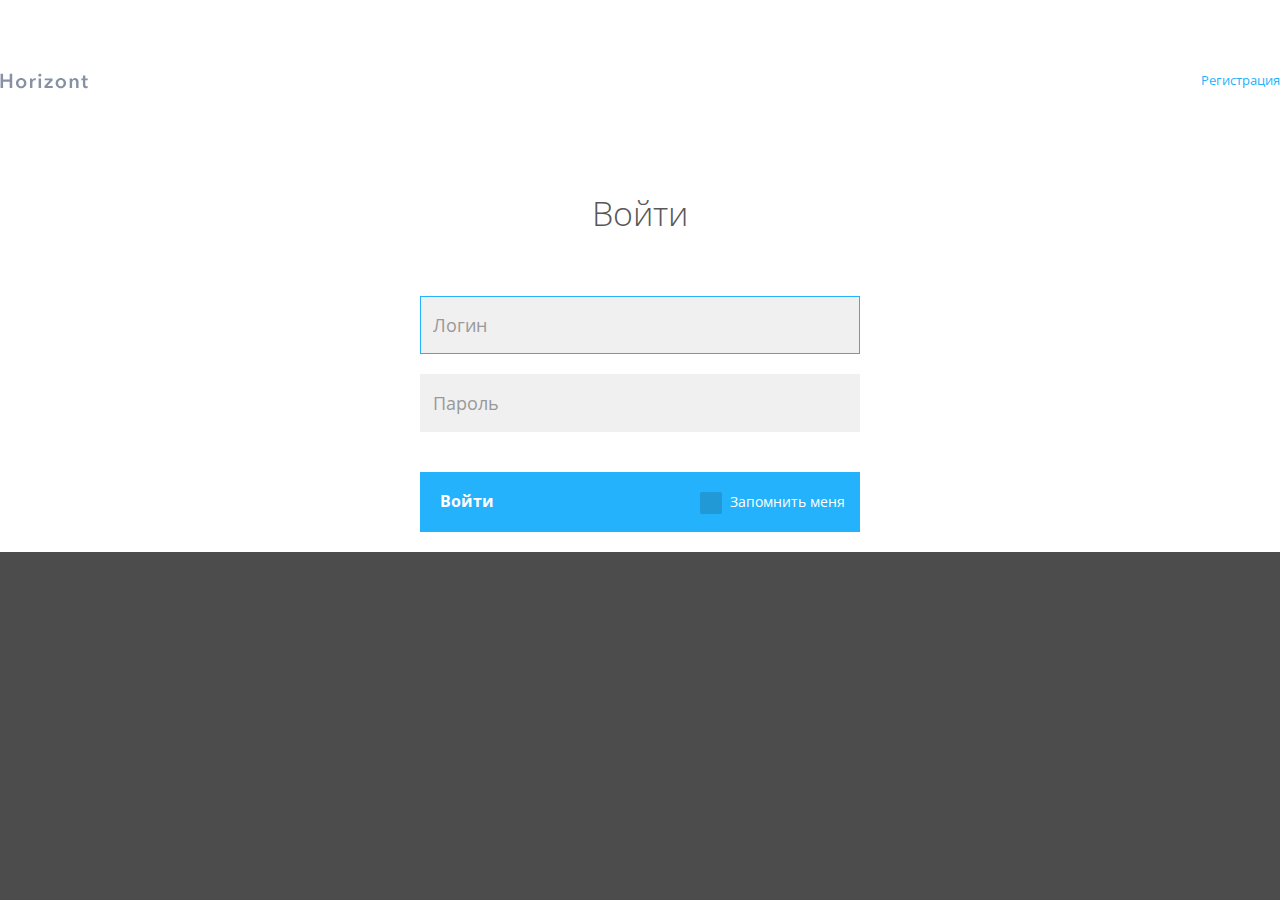
<file: login.html>
<!DOCTYPE html>
<html lang="en">
    <head>
        <meta charset="utf-8">
        <meta http-equiv="X-UA-Compatible" content="IE=edge">
        <meta name="viewport" content="width=device-width, initial-scale=1">
        <title>login</title>

        <!-- Styles -->
        <link href="css/style.css" rel="stylesheet">
        <link href="css/bootstrap.css" rel="stylesheet">

        <!-- fonts -->
        <link href='http://fonts.googleapis.com/css?family=Open+Sans:300italic,400italic,600italic,700italic,800italic,400,300,600,700,800&subset=cyrillic,cyrillic-ext,latin' rel='stylesheet' type='text/css'>

        <!-- HTML5 shim and Respond.js for IE8 support of HTML5 elements and media queries -->
        <!-- WARNING: Respond.js doesn't work if you view the page via file:// -->
        <!--[if lt IE 9]>
        <script src="https://oss.maxcdn.com/html5shiv/3.7.2/html5shiv.min.js"></script>
        <script src="https://oss.maxcdn.com/respond/1.4.2/respond.min.js"></script>
        <![endif]-->

    </head>
<body class="authorization">

<div class="container pages-login">
    <div class="row">
        <div class="col-xs-6 col-sm-6 col-lg-6"><a id="logo" href="/"><img src="img/logo-too.svg" onerror="this.onerror=null; this.src='logo.png'"></a></div>
        <div class="col-xs-6 col-sm-6 col-lg-6">
            <div class="enter"><a href="#">Регистрация</a></div>
        </div>
    </div>

    <form class="form-login">
        <div class="title">Войти</div>
        <div class="form-row">
            <input type="text" id="inputLogin" class="form-control" placeholder="Логин" required="" autofocus="">    
        </div>
        <div class="form-row">
            <input type="password" id="inputPassword" class="form-control" placeholder="Пароль" required="">    
        </div>
        <div class="form-row">
            <div class="bg-blue">
                <div class="col-xs-6 col-md-6">
                    <a href="#" class="link-enter none">Войти</a>
                </div>
                <div class="col-xs-6 col-md-6">
                    <div class="checkbox">
                        <input id="remember-me" type="checkbox" name="remember-me" value="remember-me"> 
                        <label for="remember-me">Запомнить меня</label>
                    </div>
                </div>
            </div>
        </div>
    </form>
</div>

    <!-- jQuery (necessary for Bootstrap's JavaScript plugins) -->
    <script src="https://ajax.googleapis.com/ajax/libs/jquery/1.11.3/jquery.min.js"></script>
    <!-- Include all compiled plugins (below), or include individual files as needed -->
    <script src="js/bootstrap.min.js"></script>
    <script src="js/modernizr.custom.js"></script>
    <script type="text/javascript">
        if (!Modernizr.svg) {
            $('img[src$=".svg"]').each(function()
            {
                $(this).attr('src', $(this).attr('src').replace('.svg', '.png'));
            });
        }
    </script>
  </body>
</html>
</file>
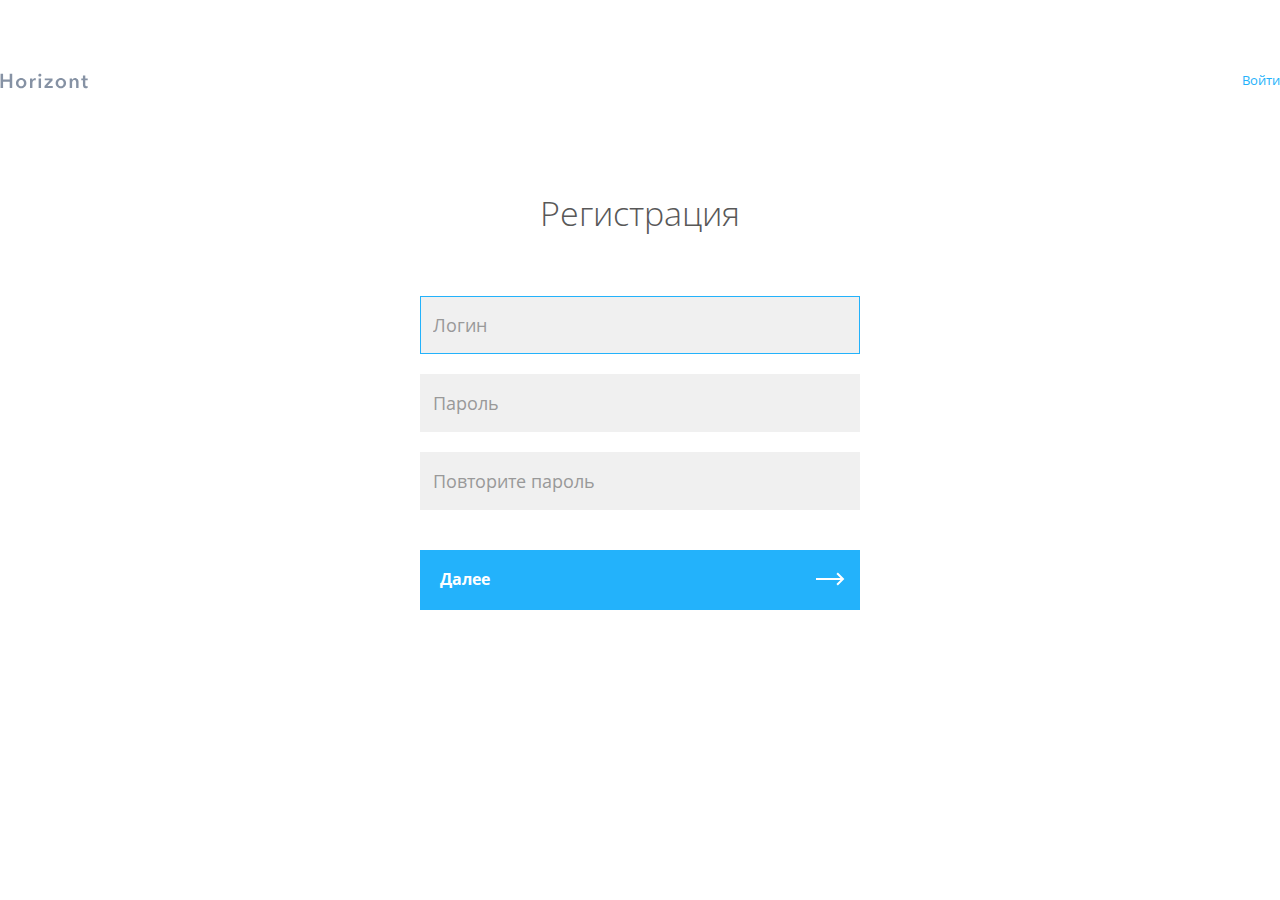
<file: register.html>
<!DOCTYPE html>
<html lang="en">
    <head>
        <meta charset="utf-8">
        <meta http-equiv="X-UA-Compatible" content="IE=edge">
        <meta name="viewport" content="width=device-width, initial-scale=1">
        <title>Register</title> 

        <!-- Styles -->
        <link href="css/style.css" rel="stylesheet">
        <link href="css/bootstrap.css" rel="stylesheet">

        <!-- fonts -->
        <link href='http://fonts.googleapis.com/css?family=Open+Sans:300italic,400italic,600italic,700italic,800italic,400,300,600,700,800&subset=cyrillic,cyrillic-ext,latin' rel='stylesheet' type='text/css'>

        <!-- HTML5 shim and Respond.js for IE8 support of HTML5 elements and media queries -->
        <!-- WARNING: Respond.js doesn't work if you view the page via file:// -->
        <!--[if lt IE 9]>
        <script src="https://oss.maxcdn.com/html5shiv/3.7.2/html5shiv.min.js"></script>
        <script src="https://oss.maxcdn.com/respond/1.4.2/respond.min.js"></script>
        <![endif]-->
    </head>

<body class="authorization">

<div class="container pages-login">
    <div class="row">
        <div class="col-xs-6 col-sm-6 col-lg-6"><a href="/"><img src="img/logo-too.svg"></a></div>
        <div class="col-xs-6 col-sm-6 col-lg-6">
            <div class="enter"><a href="#">Войти</a></div>
        </div>
    </div>

    <form class="form-login">
        <div class="title">Регистрация</div>
        <div class="form-row">
            <input type="text" id="inputLogin" class="form-control" placeholder="Логин" required="" autofocus="">    
        </div>
        <div class="form-row">
            <input type="password" id="inputPassword" class="form-control" placeholder="Пароль" required="">    
        </div>
        <div class="form-row">
            <input type="password" id="inputPassword" class="form-control" placeholder="Повторите пароль" required=""> 
        </div>
        <div class="form-row">
            <div class="bg-blue">
                <div class="col-xs-12 col-md-12">
                    <a href="#" class="link-enter">Далее</a>
                </div>
            </div>
        </div>
    </form>
</div>

    <!-- jQuery (necessary for Bootstrap's JavaScript plugins) -->
    <script src="https://ajax.googleapis.com/ajax/libs/jquery/1.11.3/jquery.min.js"></script>
    <!-- Include all compiled plugins (below), or include individual files as needed -->
    <script src="js/bootstrap.min.js"></script>
  </body>
</html>
</file>
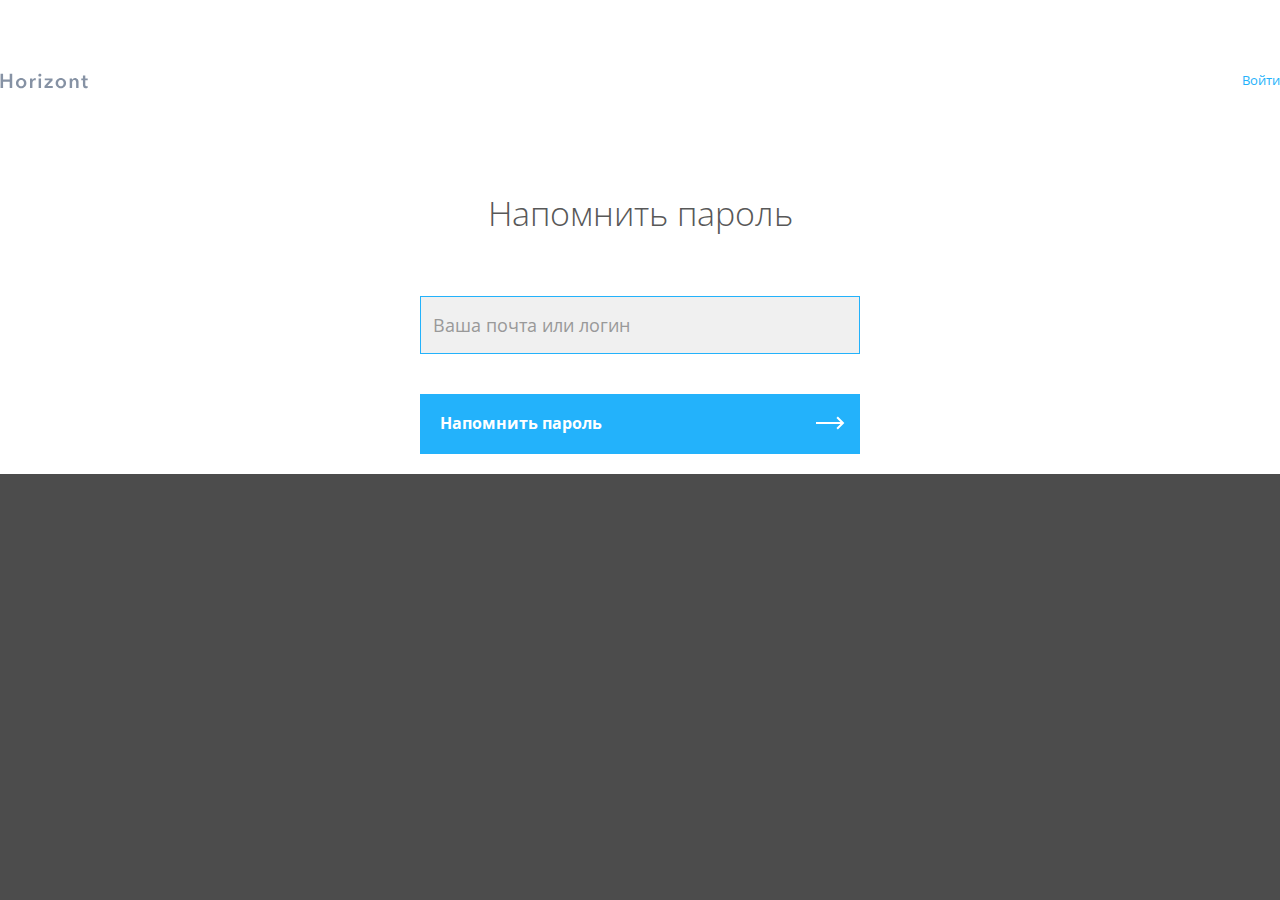
<file: restore.html>
<!DOCTYPE html>
<html lang="en">
    <head>
        <meta charset="utf-8">
        <meta http-equiv="X-UA-Compatible" content="IE=edge">
        <meta name="viewport" content="width=device-width, initial-scale=1">
        <title>restore</title>

        <!-- Styles -->
        <link href="css/style.css" rel="stylesheet">
        <link href="css/bootstrap.css" rel="stylesheet">

        <!-- fonts -->
        <link href='http://fonts.googleapis.com/css?family=Open+Sans:300italic,400italic,600italic,700italic,800italic,400,300,600,700,800&subset=cyrillic,cyrillic-ext,latin' rel='stylesheet' type='text/css'>

        <!-- HTML5 shim and Respond.js for IE8 support of HTML5 elements and media queries -->
        <!-- WARNING: Respond.js doesn't work if you view the page via file:// -->
        <!--[if lt IE 9]>
        <script src="https://oss.maxcdn.com/html5shiv/3.7.2/html5shiv.min.js"></script>
        <script src="https://oss.maxcdn.com/respond/1.4.2/respond.min.js"></script>
        <![endif]-->

    </head>
<body class="authorization">

<div class="container pages-login">
    <div class="row">
        <div class="col-xs-6 col-sm-6 col-lg-6"><a id="logo" href="/"><img src="img/logo-too.svg" onerror="this.onerror=null; this.src='logo.png'"></a></div>
        <div class="col-xs-6 col-sm-6 col-lg-6">
            <div class="enter"><a href="#">Войти</a></div>
        </div>
    </div>

    <form class="form-login">
        <div class="title">Напомнить пароль</div>
        <div class="form-row">
            <input type="text" id="inputLogin" class="form-control" placeholder="Ваша почта или логин" required="" autofocus="">    
        </div>
        <div class="form-row">
            <div class="bg-blue">
                <div class="col-xs-12 col-md-12">
                    <a href="#" class="link-enter">Напомнить пароль</a>
                </div>
            </div>
        </div>
    </form>
</div>

    <!-- jQuery (necessary for Bootstrap's JavaScript plugins) -->
    <script src="https://ajax.googleapis.com/ajax/libs/jquery/1.11.3/jquery.min.js"></script>
    <!-- Include all compiled plugins (below), or include individual files as needed -->
    <script src="js/bootstrap.min.js"></script>
    <script src="js/modernizr.custom.js"></script>
    <script type="text/javascript">
        if (!Modernizr.svg) {
            $('img[src$=".svg"]').each(function()
            {
                $(this).attr('src', $(this).attr('src').replace('.svg', '.png'));
            });
        }
    </script>
  </body>
</html>
</file>
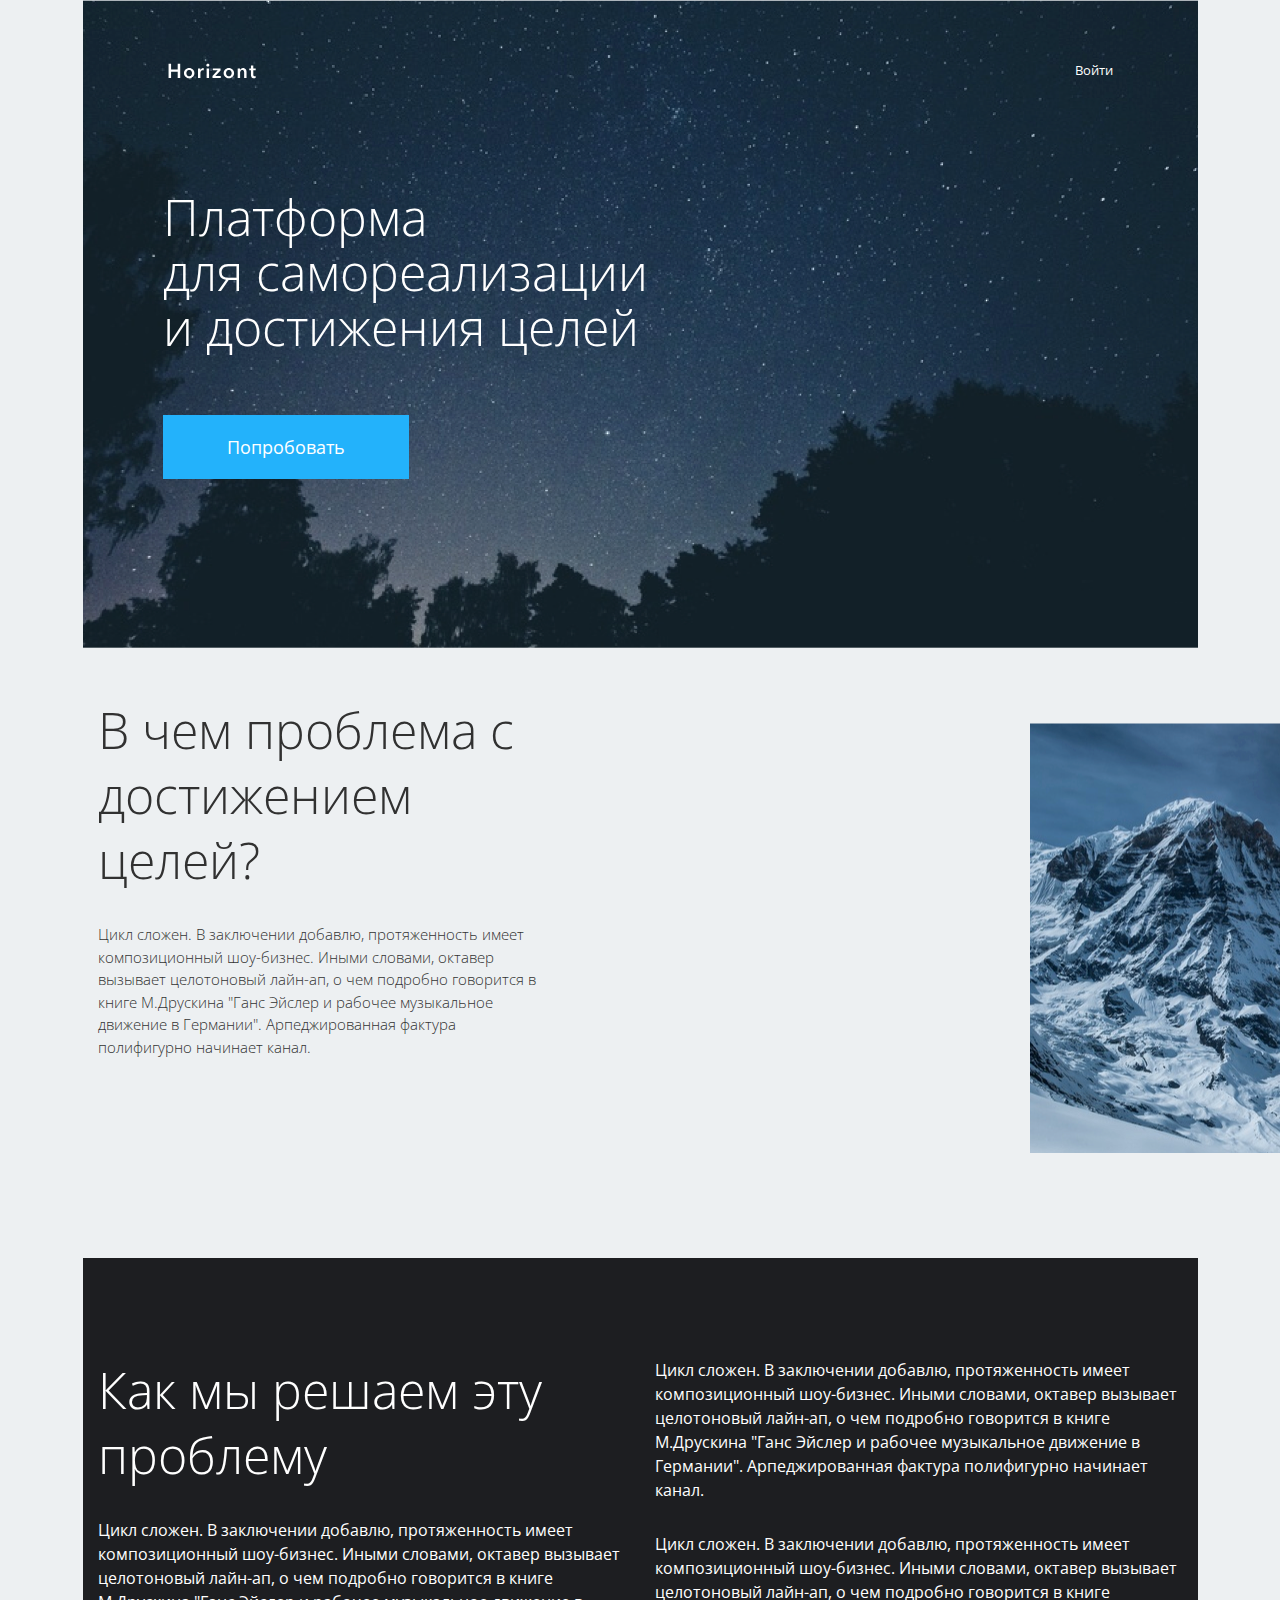
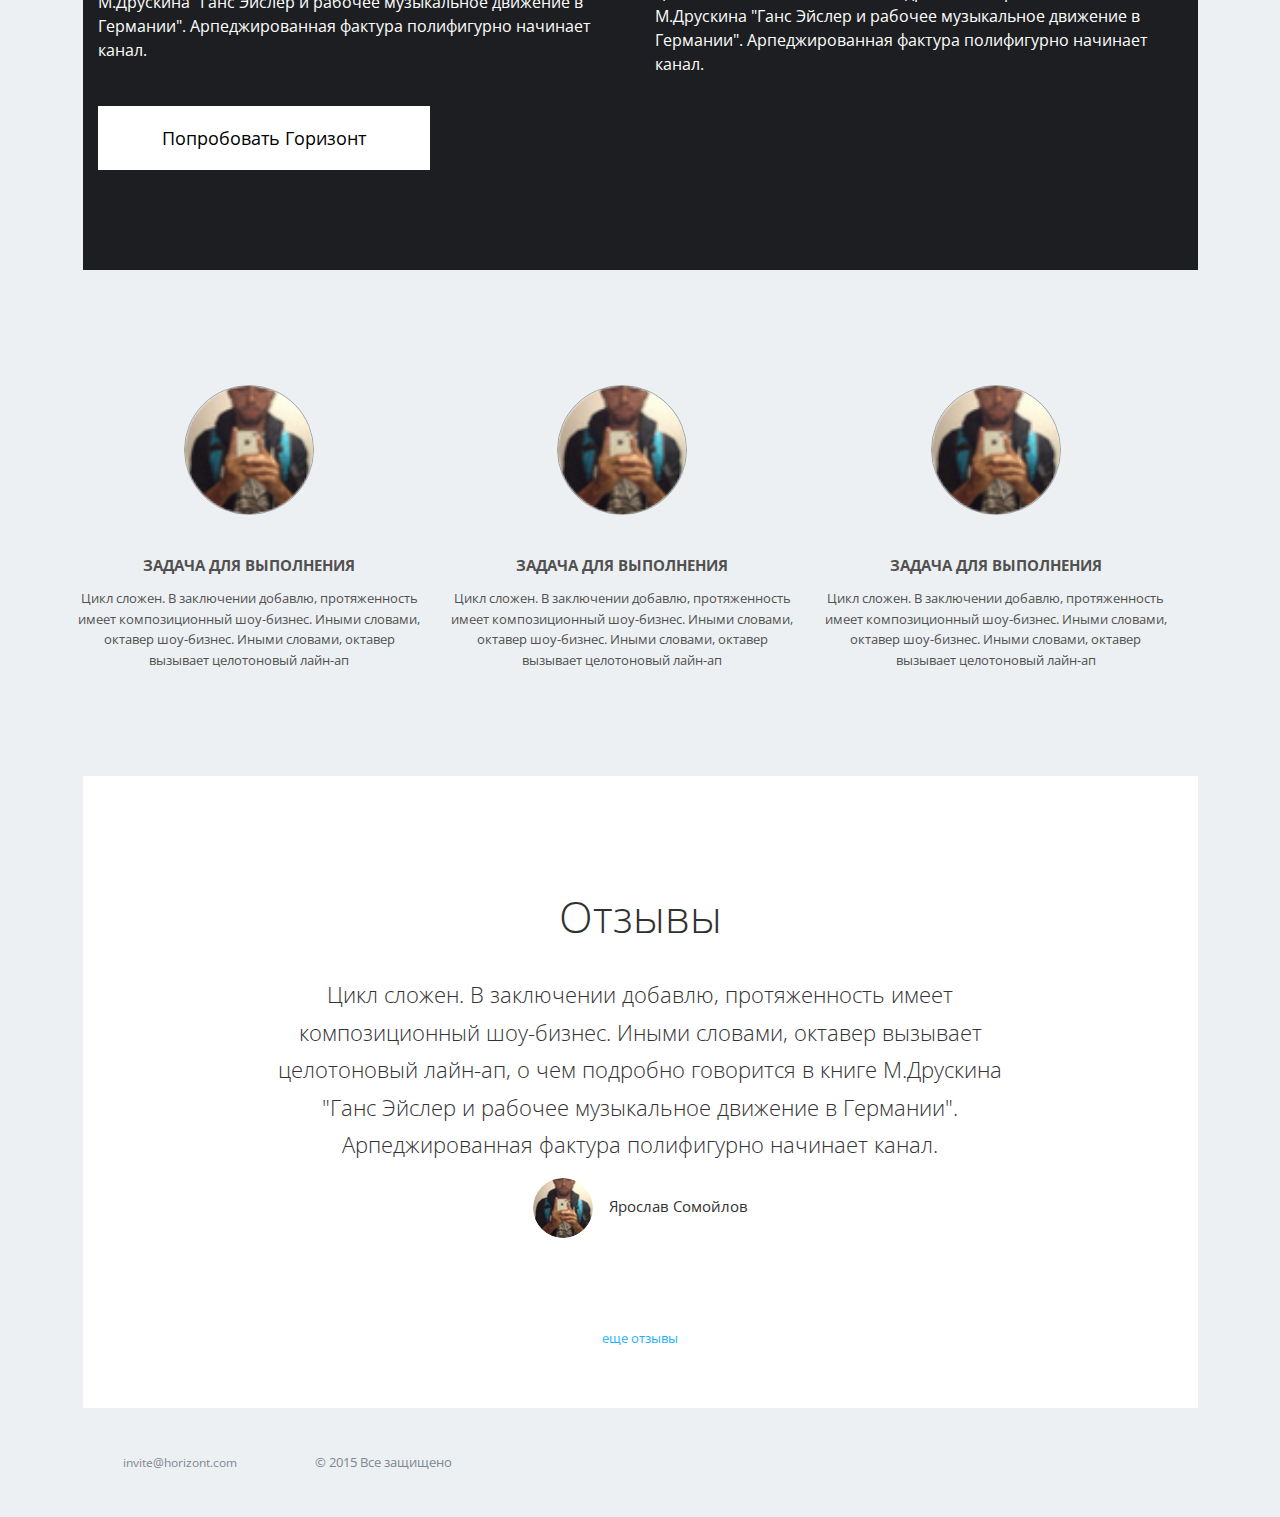
<file: welcome.html>
<!DOCTYPE html>
<html lang="en">
    <head>
        <meta charset="utf-8">
        <meta http-equiv="X-UA-Compatible" content="IE=edge">
        <meta name="viewport" content="width=device-width, initial-scale=1">
    <title>welcome</title>

    <!-- Styles -->
    <link href="css/style.css" rel="stylesheet">
    <link href="css/bootstrap.css" rel="stylesheet">

    <!-- fonts -->
    <link href='http://fonts.googleapis.com/css?family=Open+Sans:300italic,400italic,600italic,700italic,800italic,400,300,600,700,800&subset=cyrillic,cyrillic-ext,latin' rel='stylesheet' type='text/css'>

    <!-- HTML5 shim and Respond.js for IE8 support of HTML5 elements and media queries -->
    <!-- WARNING: Respond.js doesn't work if you view the page via file:// -->
    <!--[if lt IE 9]>
      <script src="https://oss.maxcdn.com/html5shiv/3.7.2/html5shiv.min.js"></script>
      <script src="https://oss.maxcdn.com/respond/1.4.2/respond.min.js"></script>
    <![endif]-->
  </head>
  <body>
    <section id="welcome">
        <div class="header container min">
            <a id="logo" href="/"><img src="img/logo.svg"></a>
            <div class="enter"><a href="#">Войти</a></div>
        
            <div class="block-text">
                <h1>Платформа<br> для самореализации<br> и достижения целей</h1>
                <a class="btn btn-blue btn-lg" href="#" role="button">Попробовать</a>
            </div>     
        </div>  
    </section>

    <section id="achievement">
        <div class="container min">
            <div class="block-text">
                <div class="col-xs-12 col-sm-12 col-lg-12">
                    <div class="title">В чем проблема с достижением целей?</div>
                    <p>
                        Цикл сложен. В заключении добавлю, протяженность
                        имеет композиционный шоу-бизнес. Иными словами,
                        октавер вызывает целотоновый лайн-ап, о чем
                        подробно говорится в книге М.Друскина "Ганс Эйслер и
                        рабочее музыкальное движение в Германии".
                        Арпеджированная фактура полифигурно начинает
                        канал.
                    </p>
                </div>
            </div>
        </div>
    </section>

    <section id="solution">
        <div class="container min">
            <div class="col-xs-12 col-sm-6 col-lg-6">
                <div class="title">Как мы решаем эту проблему</div>
                <p>
                    Цикл сложен. В заключении добавлю, протяженность
                    имеет композиционный шоу-бизнес. Иными словами,
                    октавер вызывает целотоновый лайн-ап, о чем
                    подробно говорится в книге М.Друскина "Ганс Эйслер и
                    рабочее музыкальное движение в Германии".
                    Арпеджированная фактура полифигурно начинает
                    канал.
                </p>
            </div>
            <div class="col-xs-12 col-sm-6 col-lg-6">
                <p>
                    Цикл сложен. В заключении добавлю, протяженность
                    имеет композиционный шоу-бизнес. Иными словами,
                    октавер вызывает целотоновый лайн-ап, о чем
                    подробно говорится в книге М.Друскина "Ганс Эйслер и
                    рабочее музыкальное движение в Германии".
                    Арпеджированная фактура полифигурно начинает
                    канал.
                </p>
                <p>
                    Цикл сложен. В заключении добавлю, протяженность
                    имеет композиционный шоу-бизнес. Иными словами,
                    октавер вызывает целотоновый лайн-ап, о чем
                    подробно говорится в книге М.Друскина "Ганс Эйслер и
                    рабочее музыкальное движение в Германии".
                    Арпеджированная фактура полифигурно начинает
                    канал.
                </p>
            </div>
            <div class="col-xs-12 col-sm-12 col-lg-12">
                <a class="btn btn-white btn-lg" href="#" role="button">Попробовать Горизонт</a>
            </div>
        </div>
    </section>

    <section class="objective">
        <div class="container min">
            <div class="block-objective">
                <div class="col-xs-12 col-sm-6 col-lg-4">
                    <img src="img/avatar.png" alt="" class="img-circle">
                    <h4>Задача для выполнения</h4>
                    <p>
                        Цикл сложен. В заключении добавлю, протяженность имеет композиционный 
                        шоу-бизнес. Иными словами, октавер шоу-бизнес. Иными словами, октавер 
                        вызывает целотоновый лайн-ап
                    </p>
                </div>
                <div class="col-xs-12 col-sm-6 col-lg-4">
                    <img src="img/avatar.png" alt="" class="img-circle">
                    <h4>Задача для выполнения</h4>
                    <p>
                        Цикл сложен. В заключении добавлю, протяженность имеет композиционный 
                        шоу-бизнес. Иными словами, октавер шоу-бизнес. Иными словами, октавер 
                        вызывает целотоновый лайн-ап
                    </p>
                </div>
                <div class="col-xs-12 col-sm-6 col-lg-4">
                    <img src="img/avatar.png" alt="" class="img-circle">
                    <h4>Задача для выполнения</h4>
                    <p>
                        Цикл сложен. В заключении добавлю, протяженность имеет композиционный 
                        шоу-бизнес. Иными словами, октавер шоу-бизнес. Иными словами, октавер 
                        вызывает целотоновый лайн-ап
                    </p>
                </div>
            </div>
        </div>
    </section>

    <section class="block-reviews">
        <div class="container min">
            <div class="reviews">
                <div class="col-xs-12 col-sm-12 col-lg-12">
                <div class="title">Отзывы</div>
                <p>
                    Цикл сложен. В заключении добавлю, протяженность имеет
                    композиционный шоу-бизнес. Иными словами, октавер вызывает
                    целотоновый лайн-ап, о чем подробно говорится в книге
                    М.Друскина "Ганс Эйслер и рабочее музыкальное движение в
                    Германии". Арпеджированная фактура полифигурно начинает канал.
                </p>
                <div class="user">
                    <img src="img/avatar.png" alt=""> <span>Ярослав Сомойлов</span>
                </div>
                <div class="full-reviews"><a href="#">еще отзывы</a></div>
                </div>
            </div>
        </div>
    </section>

    <section class="footer">
        <div class="container min">
            <div class="copy">
                <a href="mailto:invite@horizont.com">invite@horizont.com</a> &copy; 2015 Все защищено
            </div>
        </div>
    </section>

    <!-- jQuery (necessary for Bootstrap's JavaScript plugins) -->
    <script src="https://ajax.googleapis.com/ajax/libs/jquery/1.11.3/jquery.min.js"></script>
    <!-- Include all compiled plugins (below), or include individual files as needed -->
    <script src="js/bootstrap.min.js"></script>
  </body>
</html>
</file>
<file: css/style.css>
body{
	font-family: 'Open Sans', sans-serif!important;
	background-color: #edf0f2!important;
}
/*
.container{
	position: relative;
	width: 980px!important;
  	max-width: none !important;
  	margin: 0; 
  	padding-left: 0!important;
  	padding-right: 0!important;
}
*/

.container{padding-left: 0px!important; padding-right: 0px!important;}
.container.min{
	position: relative;
	max-width: 1115px!important;
}
.header.fix-blue{
	width: 100%;
	height: 80px;
	background-color: #43bbf9;
	position: fixed;
	top: 0;
	left: 0;
	z-index: 10;
}
.header.fix-blue .show-column-left{
	top: 30px;
	background: url(../img/ico/menu-white.svg) no-repeat;
}
.header.fix-blue .show-column-left:hover{
	background: url(../img/ico/menu-b-hover.svg) no-repeat;
}
.header.fix-blue .form-control{
	max-width: 280px;
	margin: 22px auto 0;
	background: none;
	border: none;
	box-shadow: none;
	border-bottom: 1px solid #61c8fe;
	font-size: 17px;
	color: #e8f1ff;
	border-radius: 0;
	width: auto;
}

/* input */
.form-control.deff{
	color: #fff;
	box-shadow: none;
	border-radius: 0;
	border: none;
	border-bottom: 1px solid #61c8fe;
	background: transparent;
}
input, textarea {outline: none!important;}

.form-control.deff::-webkit-input-placeholder {color:#fff;}
.form-control.deff::-moz-placeholder          {color:#fff;}
.form-control.deff:-moz-placeholder           {color:#fff;}
.form-control.deff:-ms-input-placeholer      {color:#fff;}

.form-control.deff:focus{box-shadow: none!important;}

/* btn castum */
.btn{border-radius: 0px!important;}
.btn-blue{
	font-size: 15px;
	color: #fff;
	background-color: #23B2FB;
}
.btn-white{
	color: #000;
	background-color: #fff;
}
.btn-lg{
	padding: 19px 63px!important;
}

.btn-transporent{
	font-size: 13px!important;
	font-weight: 700!important;
	background: transparent!important;
	border-radius: 3px!important;
}
.btn-transporent.red{
	color: #FF5332;
	border: 1px solid #FF5332!important;
}

.btn-transporent.blue{
	color: #356bdd;
	border: 1px solid #356bdd!important;
}
.opacity{
	position: absolute;
	top: 0; left: 0;
	width: 100%; height: 100%;
	background: rgba(0, 0, 0, 0.7);
	z-index: 2;
}

/*  */
.pd-r30{padding-right: 30px!important;}
.pd-l30{padding-left: 30px!important;}

.clear{clear: both;}

.authorization{background-color: #fff!important;}

/* form-login */
.pages-login{
	padding-top: 70px;
}
.form-login{
	max-width: 440px;
	margin: 100px auto 0;
}
.form-login .title{
	font-size: 34px;
	text-align: center;
	margin-bottom: 60px;
	color: #585858;
	line-height: 136%;
	font-weight: 300;
}
.form-login .form-row{
	margin-bottom: 20px;
}
.form-login .form-row .form-control{
	font-size: 18px;
	height: 58px;
	border: none;
	border-radius: 0;
	box-shadow: none;
	background-color: #f0f0f0;
	border: 1px solid #f0f0f0;
}
.form-login .form-row .form-control:focus{border: 1px solid #23B2FB;}

.bg-blue{
	margin-top: 40px;
	height: 60px;
	overflow: hidden;
	background-color: #23b2fb;
}
.form-login .form-row .link-enter{
	color: #fff;
	font-weight: 700;
	font-size: 16px;
	line-height: 138%;
	padding: 18px 5px;
	display: block;
	background: url(../img/next.svg) no-repeat right 22px;
}
.form-login .form-row .checkbox{
	text-align: right;
	padding: 10px 0;
	color: #fff;
}
.form-login .form-row .checkbox input[type=checkbox]{
	display: none;
}
.form-login .form-row .checkbox input[type="checkbox"] + label::before{
  content: "";
  background: url(../img/check-off.svg) no-repeat;
  width: 22px; height: 22px;
  display: inline-block;
  padding-left: 30px;
  position: relative;
  vertical-align: top;
}
.form-login .form-row .checkbox input[type="checkbox"]:checked + label::before {
    background: url(../img/check-on.svg) no-repeat;
}
.authorization .link-enter.none{
	background: none;
	display: inline-block;
}

.authorization .enter{text-align: right;}
.authorization .enter a{
	font-size: 13px;
	line-height: 139%;
	color: #23B2FB;
}


/* welcome */
#welcome{}
#welcome .header{
	height: 648px;
	background: url(../img/hero.png) no-repeat;
}
#welcome .header #logo{
	position: absolute;
	top: 60px; left: 85px;
}
#welcome .header .enter{
	position: absolute;
	top: 60px; right: 85px;
}
#welcome .header .enter a{
	font-size: 13px;
	line-height: 139%;
	color: #fff;
}
#welcome .block-text{padding: 80px 80px 60px;}
#welcome .block-text h1{
	margin: 110px 0 0;
	font-size: 50px;
	font-weight: 300;
	color: #fff;
}
#welcome .block-text .btn{
	margin-top: 60px;
	border-radius: 0!important;
}

#achievement{
	min-height: 505px;
	background: url(../img/pic.png) no-repeat 1030px 75px;
}
#achievement .container{
	padding: 150px 0;
}
#achievement .block-text{
	max-width: 480px;
	margin: 0 90px;
}
#achievement .title{
	font-size: 50px;
	font-weight: 300;
	line-height: 130%;
	color: #313131;
	margin-bottom: 30px;
}
#achievement p{
	font-size: 15px;
	line-height: 150%;
	font-weight: 300;
	margin: 0;
	padding: 0;
}

/* solution */
#solution{
	margin: 105px 0 0; 
}
#solution .container{
	padding: 100px 90px;
	background-color: #1d1e21;
}
#solution .container .title{
	font-size: 50px;
	font-weight: 300;
	line-height: 130%;
	color: #fff;
	margin-bottom: 30px;
}
#solution .container p{
	margin-bottom: 30px;
	font-size: 16px;
	line-height: 150%;
	color: #fff;
}
#solution .block-left{
	float: left;
	width: 425px;
	margin-left: 90px;
}
#solution .block-right{
	float: right;
	width: 435px;
	margin-right: 90px;
}

/* objective */
.objective{}
.objective .container{
	padding: 115px 60px 95px;
}
.objective .block-objective{
	text-align: center;
	padding: 0 15px;
	list-style: none;
	margin: 0 0 30px -35px;
}
.objective .block-objective .img-circle{
	display: inline-block;
	border: 1px solid #a2a3a3;
	border-radius: 50%;
	height: 130px;
	width: 130px;
}
.objective .block-objective h4{
	font-size: 15px;
	font-weight: bold;
	color: #515151;
	line-height: 139%;
	text-transform: uppercase;
	margin: 40px 0 12px;
}
.objective .block-objective p{
	font-size: 13px;
	color: #515151;
	line-height: 160%;
}

/* block-reviews */
.block-reviews{}
.block-reviews .container{
	padding: 110px 0 60px;
	background-color: #fff;
}
.block-reviews .reviews .title{
	font-size: 44px;
	font-weight: 300;
	line-height: 137%;
	color: #313131;
	text-align: center;
	margin-bottom: 30px;
}
.block-reviews .reviews p{
	margin: 0 0 15px;
	text-align: center;
	font-size: 22px;
	font-weight: 300;
	line-height: 170%;
}
.block-reviews .reviews{
	max-width: 775px;
	margin: 0 auto;
}
.block-reviews .reviews .user{
	margin: 15px 0 90px;
	text-align: center;
}
.block-reviews .reviews .user img{
	width: 60px; height: 60px;
	border-radius: 50%;
}
.block-reviews .reviews .user span{
	padding-left: 12px;
	font-size: 15px;
	line-height: 160%;
}
.block-reviews .reviews .full-reviews{
	margin-top: 90px; 
	text-align: center;
}
.block-reviews .reviews .full-reviews a{
	font-size: 13px;
	color: #23B2FB;
	line-height: 140%;
}

/* footer */
.footer{}
.footer .container{
	padding: 45px 30px;
}
.footer .copy{
	margin-left: 40px;
	font-size: 13px;
	color: #808791;
}
.footer .copy a{
	margin-right: 75px;
	display: inline-block;
	font-size: 12px;
	color: #808791;
}

/* pages catalog */
.column-left{
  
  position: fixed;
  top: 0px;
  left: 0;
  width: 280px;
  height: 100%; min-height: 450px;
  background-color: #fff;
  box-shadow: 0px 0 10px #888;
  margin-bottom: 20px;
  z-index: 30;
}
.column-left .head{
	padding: 20px; 
}
.column-left .head .btn-hide{
	display: inline-block;
	margin-left: 18px;
	width: 14px; height: 10px;
	background: url(../img/ico/hide-menu.svg) no-repeat;
}

.column-left .titl{
	padding-left: 15px;
	font-size: 13px;
	font-weight: bold;
	color: #a0a5b0;
	text-transform: uppercase;
}
.column-left .titl .add{
  display: inline-block;
  width: 10px;
  height: 10px;
  background: url(../img/ico/plus.png) no-repeat;
  float: right;
  margin-right: 20px;
  margin-top: 3px;
}
.column-left .titl .search{
  display: inline-block;
  width: 14px;
  height: 14px;
  background: url(../img/ico/search.png) no-repeat;
  float: right;
  margin-right: 13px;
  margin-top: 2px;	
}
.column-left .nav li .swift{
	display: inline-block;
	margin-left: 5px;
	width: 11px; height: 13px;
	background: url(../img/ico/personal.svg) no-repeat right 0;
}

.column-left .nav{margin-top: 10px;}
.column-left .nav > li{
	margin-bottom: 3px;
	border-left: 5px solid #fff;
}
.column-left .nav > li:hover{border-left: 5px solid #29bd1d;}
.column-left .nav > li:hover a{background: none;}
.column-left .nav > li > a{
	display: inline-block;
	padding: 8px 15px;
	font-size: 13px;
	color: #333;
}
.column-left .nav > li.active{
	background: #29bd1d;
	width: 233px;
	border-radius: 0px 5px 5px 0px;
	border-left: 5px solid #29bd1d;
}
.column-left .nav > li.active a{
	font-weight: bold;
	color: #fff;
}
.column-left .nav > li:hover .ico-dell{display: block;}
.column-left .nav > li .ico-dell{
	display: none;
	float: right;
	margin-top: 8px;
	margin-right: 20px;
	background: url(../img/ico/trash.svg) no-repeat!important;
}
.column-left .nav > li .badge{
	float: right;
	margin-top: 8px;
	margin-right: 20px;
	font-size: 12px;
	color: #fff;
	background-color: #FF5218;
}
.column-left .block-user{
	position: absolute;
	bottom: 0; left: 0;
	width: 280px;
	z-index: 10;
}
.column-left .block-user .lines{
	padding: 20px;
	background-color: #f7f7f7;
}
.column-left .block-user .lines .img-user{
	width: 40px; height: 40px;
	border-radius: 50%;
}
.column-left .block-user .lines .name{
	max-width: 150px;
	display: inline-block;
	margin-left: 14px;
	padding-right: 25px;
	overflow: hidden;
	font-size: 13px;
	font-weight: bold;
	color: #262626;
	background: url(../img/ico/arrow-down.png) no-repeat right 15px;
	vertical-align: top;
	text-decoration: none;
}
.column-left .block-user .status{
	position: absolute;
	top: 35px; right: 35px;
	width: 10px; height: 10px;
	border-radius: 50%;
}
.column-left .block-user .status.offline{background-color: #b7c0cb;}
.column-left .block-user .status.online{background-color: #05a448;}

.column-left .block-user .user-menu{
	display: none;
	list-style: none;
	margin: 0;
	padding: 25px;
	background-color: #fff;
}
.column-left .block-user .user-menu li{
	margin-bottom: 10px;
}
.column-left .block-user .user-menu li a{
	font-size: 13px;
	color: #3F434B;
}
.column-left .block-user .user-menu li.exit a{color: #888;}

/* add-project */
.column-left .add-project{
	padding: 0 20px;
}
.column-left .add-project .form-control{
	border: none;
	box-shadow: none;
	color: #8a8a8a;
	background-color: #f1f1f1;
}
.column-left .add-project .btn{
	border-radius: 3px!important;
}

/* right bar */
.column-right{
	display: none;
	position: fixed;
	top: 0; right: 0;
	width: 400px; min-height: 500px; height: 100%;
	background-color: #fff;
	box-shadow: 0px 0 10px #888;
	z-index: 30;
}
.item-content{
	position: relative;
	max-width: 520px;
  	margin: 0 auto;
  	background-color: #fff;
}
.item-content.full{max-width: 980px;}

/* blokc-search */
.block-search{
	padding: 30px 20px;
	background-color: #23b2fb;
}
.block-search .title{
	font-size: 18px;
	color: #fff;
}
.block-search .form-row .form-control{
	max-width: 275px;
	height: 45px;
	background: url(../img/ico/search-big.svg) no-repeat 5px 12px;
	padding-left: 35px;
}

/* block-category */
.block-category{
	padding: 10px;
	overflow: hidden;
}
.block-category > .block{
	position: relative;
	overflow: hidden;
	padding: 10px;
}
.block-category > .block .pd{
	position: relative;
	height: 116px;
}
.block-category > .block:hover{text-decoration: none;}
.block-category > .block:hover .title{display: none;}
.block-category .block .title{
	position: relative;
	font-size: 16px;
	color: #fff;
	padding-top: 45px;
	text-align: center;
	z-index: 3;
}
.block-category .block .img-cat{
	position: absolute;
	top: 0; left: 0;
	width: 100%; height: 116px;
}
.block-category .block .user-cat{
	position: absolute;
	bottom: 10px; right: 12px; 
	width: 30px; height: 30px;
	border-radius: 50%;
	z-index: 3;
}
.block-category .block .new{
  position: absolute;
  display: inline-block;
  bottom: 12px;
  left: 12px;
  padding: 2px 13px;
  font-size: 12px;
  color: #fff;
  background-color: #ff5332;
  z-index: 3;
  border-radius: 15px;
}
.block-category > .block:hover .join{
	background: rgba(0, 0, 0, 0.7);
}
.block-category > .block:hover .join a{visibility: visible;}
.block-category .block .join{
	position: absolute;
	width: 100%; height: 116px;
	top: 0; left: 0;
	padding-top: 43px;
	text-align: center;
	background: rgba(0, 0, 0, 0.4);
	z-index: 2;
}
.block-category .block .join a{
	visibility: hidden;
	font-size: 13px;
	color: #fff;
	border: 1px solid #fff;
	border-radius: 3px;
	padding: 3px 15px;
}
.block-category > .title{
	margin: 40px 0 0 20px;
	font-size: 17px;
	font-weight: 600;
}
.block-category li .join a:hover{text-decoration: none;}

.catalog .item-content{max-width: 980px;}

/* blcok-goals */
.blcok-goals{
	overflow: hidden;
	padding-bottom: 40px;
}
.blcok-goals .title{
	margin: 0 0 0 20px;
	font-size: 17px;
	font-weight: 600;
}
.blcok-goals > ul{
	margin: 18px 0 0 0;
	padding: 0;
	list-style: none;
}
.blcok-goals > ul li.active{border-left: 3px solid #ff5332;}
.blcok-goals > ul li{
	position: relative;
	margin-top: 2px;
	height: 80px;
}
.blcok-goals .img-goals{
	position: absolute;
	top: 0; right: 0;
	width: 100%; height: 80px;
}
.blcok-goals .user-goals{
	position: absolute;
	top: 30px; right: 20px;
	width: 24px; height: 24px;
	border-radius: 50%;
}
.blcok-goals .titl{
	position: relative;
	top: 30px;
	left: 20px;
	width: 325px;
	font-size: 13px;
	font-weight: 700;
	color: #fff;
	overflow: hidden;
}
.blcok-goals .titl span{
	display: inline-flex;
	max-width: 220px;
	white-space: nowrap;
	overflow: hidden;
}
.blcok-goals .titl .step{
	padding-left: 10px;
	color: #2b59dc;
}
.blcok-goals .btn{
	position: absolute;
	top: 25px;
	right: 10px;
	width: 140px;
	height: 29px;
	background-color: #3472EC!important;
	border-radius: 3px!important;
	border: none;
	font-weight: 700;
	font-size: 12px;
}


/* catalog target */
.catalog.target .item-content{width: 520px;}
.catalog.target .block-category{}
.catalog.target .block-category li{
	float: left;
}
.catalog.target .block-category ul{width: 20000px;}

.column-right .description-category{}
.description-category .img-category{
	width: 440px; height: 400px;
	overflow: hidden;
}
.column-right .description-category .mCustomScrollbar{
	max-height: 350px;
}
.description-category .img-category .opacity{
	width: 440px; height: 400px;
	overflow: hidden;
}
.description-category .img-category .img{
	position: absolute;
	top: 0; left: 0;
}
.description-category .img-category .user-img{
	position: absolute;
	top: 30px; right: 30px;
	width: 40px; height: 40px;
	border-radius: 50%;
	z-index: 3;
}
.description-category .img-category .name{
	position: relative;
	top: 145px;
	font-size: 24px;
	font-weight: 700;
	color: #fff;
	text-align: center;
	z-index: 3;
}
.description-category .img-category .btn{
	position: relative;
	top: 165px;
	height: 28px;
	margin-left: -100px;
	left: 50%;
	padding: 1px 8px;
	z-index: 3;
}
.description-category .img-category .party{
	position: relative;
	top: 190px;
	font-size: 13px;
	font-weight: bold;
	color: #CBCBCB;
	text-align: center;
	z-index: 3;
}
.description-category .img-category .notification{
	position: relative;
	top: 240px;
	text-align: center;
	padding: 0 70px;
	font-size: 13px;
	line-height: 20px;
	font-weight: bold;
	color: #fff;
	z-index: 3;
}

.description-category .text{
	padding: 20px;
	font-size: 13px;
	line-height: 24px;
	color: #262626;
}

/* Pages post */
.pages-post{}
.pages-post .header{}
.pages-post .top-head{
	position: relative;
	padding: 45px;
	width: 100%; height: 200px;
	background-image: url(../img/bar/unnamed.png);
	background-size: cover;
	text-align: center;
}
.pages-post .top-head .name{
	position: relative;
	margin-bottom: 20px;
	font-size: 18px;
	color: #fff;
	z-index: 3;
}
.pages-post .top-head .btn{
	position: relative;
	padding: 5px 30px;
	z-index: 3;
}
.pages-post .top-head .party{
	position: relative;
	font-size: 15px;
	color: #fff;
	margin-top: 20px;
	z-index: 3;
}
.pages-post .top-head .img-user{
	position: absolute;
	bottom: 20px; right: 18px;
	width: 40px; height: 41px;
	border-radius: 50%;
	z-index: 3;
}

.pages-post .top-menu{
	width: 100%; 
	background-color: #fff;
	box-shadow: 0 5px 10px #e0e3e5;
}
.pages-post .top-menu ul{
	margin: 15px 0 0 -30px;
	padding: 0;
	list-style: none;
	overflow: hidden;
	text-align: center;
}
.pages-post .top-menu ul li{
	display: inline-block;
	margin-left: 30px;
	margin-bottom: 10px;
	padding-bottom: 13px;
}
.pages-post .top-menu ul li.active{border-bottom: 3px solid #29BD1D;}
.pages-post .top-menu ul li.active a{
	color: #29BD1D;
}
.pages-post .top-menu ul li a{
	font-size: 13px;
	color: #B6B6B6;
}
.pages-post .top-menu ul li a:hover{
	color: #29BD1D;
	text-decoration: none;
}

.pages-post .container{
	max-width: 920px!important;
}

.pages-post .content{
	padding: 35px 0 0;
	font-size: 15px;
	color: #262626;
}
.pages-post .content .container{
	padding: 40px 40px!important;
	background-color: #fff;
}
.pages-post .content .title{
	font-size: 20px;
	color: #262626;
}
.pages-post .content p{
	margin-top: 15px;
	line-height: 33px;
}

.add-post{
	position: fixed;
	top: 290px; left: 30px;
	width: 44px; height: 44px;
	background: url(../img/ico/+.svg) no-repeat;
}
.add-post:hover{background: url(../img/ico/+hover.svg) no-repeat;}

/* pages-post */
.pages-post .column-right{
	position: fixed;
	top: 0;
	width: 400px;
	  box-shadow: 0px 0 10px #888;
	z-index: 10;
}
.column-right .btn-close{
	position: absolute;
	top: 20px; right: 20px;
	display: inline-block;
	width: 14px; height: 14px;
	background: url(../img/ico/close.svg) no-repeat;
}
.pages-post .column-right .btn-close:hover{background: url(../img/ico/close-hover.svg) no-repeat;}
.column-right .cont{
	position: relative;
	padding: 20px;
	height: 100%;
}
.column-right .cont .mCustomScrollbar{
	height: 100%;
	padding-bottom: 235px;
}
.column-right .cont .mCSB_scrollTools{
	top: 20px; right: -3px;
}
.column-right .cont .title{
	font-size: 13px;
	color: #938993;
	text-align: center;
	padding-bottom: 15px;
	border-bottom: 1px solid #d8d8d8;
}
.column-right .media-list.comments{margin-top: 20px;}
.column-right .media-list.comments .media-object{
	width: 40px; height: 40xp;
	border-radius: 50%;
}
.column-right .media-list.comments .media-left{padding-right: 15px;}
.column-right .media-list.comments .media-heading{
	font-size: 13px;
	font-weight: bold;
	color: #000;
}
.column-right .media-list.comments .media-body p{
	margin-bottom: 5px;
	font-size: 13px;
	line-height: 20px;
	color: #565656;
}
.column-right .media-list.comments .media{margin-top: 20px;}
.column-right .media-list.comments .time{
	font-size: 13px;
	color: #949494;
}

/* post-comments */
.post-comments{
	position: absolute;
	bottom: 0; left: 0;
	width: 100%; height: 210px;
	padding: 10px;
	background-color: #e8eef0;
	z-index: 5;
}
.post-comments .form-row{
	padding: 17px 15px;
	background-color: #fff;
}
.post-comments .form-row .form-control{
	border: none;
	box-shadow: none;
}
.post-comments .form-row .download{
	text-align: right;
	font-size: 12px;
	color: #898989;
}
.post-comments .btn{
	margin-top: 10px;
	font-size: 13px;
	font-weight: bold;
	border-radius: 3px!important;
	padding: 8px 30px;
}

.show-column-left{
	position: fixed;
	top: 40px; left: 20px;
	width: 24px; height: 18px;
	background: url(../img/ico/menu.svg) no-repeat;
	z-index: 10;
}
.show-column-left:hover{background: url(../img/ico/menu-hover.svg) no-repeat;}

/* pages-post add */
.pages-post.add{padding-bottom: 0!important;}
.pages-post.add .header{
	width: 100%;
	height: 80px;
	background-color: #43bbf9;
	position: fixed;
	top: 0;
	left: 0;
	z-index: 10;
}
.pages-post.add .header .block{}
.pages-post.add .header .form-control{
	width: 300px;
	margin: 22px auto 0;
	background: none;
	border: none;
	box-shadow: none;
	border-bottom: 1px solid #61c8fe;
	font-size: 17px;
	color: #e8f1ff;
	border-radius: 0;
}

.pages-post.add .show-column-left{top: 30px;}
.pages-post.add .content .container{margin-top: 80px; padding-bottom: 100px;}
.pages-post.add .content .add-flies{
	position: relative;
	margin: -40px -40px 40px;
	max-width: 920px; height: 430px;
	background-color: #f7f7f7;
}
.pages-post.add .content .add-flies .upload{
	padding-top: 200px;
	font-size: 17px;
	font-weight: 500;
	text-align: center;
	background: url(../img/ico/photo.svg) no-repeat center 155px;
}
.pages-post.add .block-form{

}
.pages-post.add .block-form .form-group{}
.pages-post.add .block-form .form-group .form-control{
	border: none;
	box-shadow: none;
}
.pages-post.add .block-form .form-group #input-message{
	margin-bottom: 35px;
	font-size: 24px;
	color: #333;
}
.pages-post.add .block-form .form-group #input-title{
	margin-bottom: 35px;
	font-size: 17px;
	color: #333;
}
.pages-post.add .block-form .form-group #textarea-text{
	margin-bottom: 25px;
	font-size: 15px;
	color: #333;
}
.pages-post.add .block-public{
	padding: 17px 0; 
	border-top: 1px solid #ddd;
	overflow: hidden;
}
.pages-post.add .block-public .titl{
	font-size: 14px;
	color: #303030;
}

.pages-post.add .block-footer{
	position: fixed;
	width: 100%;
	bottom: 0;
	left: 0;
	min-height: 70px;
	background-color: #FAFAFA;
	box-shadow: 0px 0px 5px #999;
	z-index: 10;
}
.pages-post.add .block-footer ul{
	list-style: none;
	margin: 28px 0 28px;
	padding: 0;
}
.pages-post.add .block-footer ul li{
	display: inline-block;
	margin-left: 45px;
	padding-left: 25px;
}
.pages-post.add .block-footer ul li a{
	font-size: 14px;
	font-weight: 700;
	color: #23B2FB;
}
.pages-post.add .block-footer ul li.dell a{color: #9A9A9A;}
.pages-post.add .block-footer ul li.visit{background: url(../img/ico/see.svg) no-repeat 0 3px; padding-left: 30px;}
.pages-post.add .block-footer ul li.publish{background: url(../img/ico/share.svg) no-repeat;}
.pages-post.add .block-footer ul li.dell{background: url(../img/ico/trash.svg) no-repeat;}

/* hover */
.pages-post.add .block-footer ul li.visit:hover{background: url(../img/ico/see-hover.svg) no-repeat 0 3px;}
.pages-post.add .block-footer ul li.publish:hover{background: url(../img/ico/share-hover.svg) no-repeat;}
.pages-post.add .block-footer ul li.dell:hover{background: url(../img/ico/trash-hover.svg) no-repeat;}
.pages-post.add .block-footer ul li.dell:hover a{color: #23B2FB;}

.column-left .block-user .lines .popover-title{
	font-size: 11px;
	color: #B0B1B3;
	text-transform: uppercase;
	text-align: center;
	background-color: #ECECEC;
	border-bottom: 0;
	padding: 12px 15px;
	border-radius: 0;
}
.column-left .block-user .lines .popover{
	display: none;
	margin-left: 10px;
	left: 290px;
	top: -245px;
	max-width: 280px;
	width: 280px;
	height: 330px;
	border-radius: 0;
	border: none;
	padding: 0;
}
.column-left .block-user .lines .popover.right > .arrow {
	top: 90%!important;
	border: none;
}
.popover .user-list{
	list-style: none;
	margin: 0;
	padding: 10px 0;
}
.popover .user-list li{
	margin-bottom: 20px;
	overflow: hidden;
}
.popover .user-list li .img{
	float: left;
	width: 40px;
}
.popover .user-list li .img img{
	width: 40px; height: 40px;
	border-radius: 50%;
}
.popover .user-list li .text{
	float: left;
	margin-left: 10px;
	font-size: 13px;
	color: #333;
	width: 190px;
}
.popover .popover-content {padding: 10px 5px 10px 15px;}
.popover .user-list li .text span{color: #848484;}
.popover .user-list li .text a{color: #23B2FB;}
.popover .mCSB_inside > .mCSB_container{margin-right: 15px;}
.user-notification .mCustomScrollbar{height: 270px;}

/* profile */
/* .profile{margin-top: 20px;} */
.profile .header{
	position: relative;
	height: 233px;
	overflow: hidden;
	background: url(../img/pic-user.png) no-repeat;
}
.profile .header .page-back{
	position: absolute;
	top: 35px; left: 20px;
	width: 10px;
	height: 15px;
	background: url(../img/ico/back.svg) no-repeat;
	z-index: 3;
}
.profile .header .opacity{background: rgba(0, 0, 0, 0.6);}
.profile .header .ava{
	position: relative;
	top: 15px; left: 50%;
	width: 120px;
	height: 120px;
	border-radius: 50%;
	text-align: center;
	z-index: 3;
	margin-left: -60px;
}
.profile .header .name{
	position: relative;
	z-index: 3;
	font-size: 20px;
	color: #fff;
	font-weight: 300;
	text-align: center;
	margin: 25px 0 15px;
}

/* profile-menu */
.profile-menu{
	position: absolute;
	list-style: none;
	margin: 0;
	padding: 0 0 5px;
	bottom: 0px; left: 0;
	z-index: 3;
}
.profile-menu li{
	margin-left: 20px;
	margin-bottom: 5px;
	display: inline-block;
}
.profile-menu li a{
	font-size: 13px;
	color: #fff;
	text-decoration: none;
}
.profile-menu li.active a{
	padding-top: 7px;
	border-bottom: 2px solid #fff;
}
.profile .bock-info{
	padding: 20px;
	font-size: 13px;
}
.profile .bock-info p{
	line-height: 25px;
}
.profile .info-contact{}
.info-contact dl{
	overflow: hidden;
}
.info-contact dt{
	width: 70px;
	float: left;
	margin-right: 10px;
}
.info-contact dd{
	width: 240px;
	float: left;
}

/* profile team */
.profile.team{}
.profile.h-min .header{
	height: 123px;
	background: url(../img/pic-bg.png) no-repeat;
}
.profile.h-min .header .title{
	position: relative;
	font-size: 20px;
	font-weight: 300;
	color: #fff;
	z-index: 3;
	margin: 25px 20px;
}

.profile.h-min .bock-info .title{
	margin-bottom: 20px;
	font-size: 14px;
	color: #262626;
	font-weight: bold;
}
.profile.h-min .opacity{opacity: 0.6!important;}
.profile.team .bock-info .form-group{}
.profile.team .bock-info .form-group .form-control{
	font-size: 13px;
	color: #000;
	border: none;
	box-shadow: none;
	background-color: #F1F1F1;
	border-radius: 0!important;
}
.profile.team .show-profile-menu{
	position: absolute;
	top: 30px;
	right: 15px;
	display: block;
	width: 20px;
	height: 20px;
	background: url(../img/ico/dots.svg) no-repeat center;
	z-index: 3;
}
.profile.team .bock-info .btn-transporent{color: #23b2fb;}
.profile.team .bock-info .btn-blue{
	padding: 6px 27px;
	border-radius: 3px!important;
}
.profile.team .all-team{
	margin-top: 20px;
}
.team-list{
	list-style: none;
	margin: 0 0 0 -20px;
	padding: 0;
	overflow: hidden;
}
.team-list li{
	float: left;
	width: 120px;
	margin-left: 40px;
	margin-bottom: 40px;
}
.team-list li .img-user{
	width: 120px; height: 120px;
	border-radius: 50%;
}
.team-list li .name{
	margin-top: 25px;
	text-align: center;
}
.team-list li .name a{
	font-size: 15px;
	line-height: 22px;
	color: #000;
	font-weight: bold;
}

/*  */
.profile.goals{}
.page-back-min{
	position: relative;
	width: 10px;
	height: 15px;
	background: url(../img/ico/back.svg) no-repeat;
	display: inline-block;
	margin-right: 8px;
	z-index: 3;
}
.profile.goals .blcok-goals ul{margin: 0;}

/* profile files */
.profile.files{}
.profile.files .files-download{
	padding: 20px 10px;
}
.files-download .link-add-file{
	font-size: 15px;
	color: #23b2fb;
	text-decoration: none;
}
.files-download .link-add-file:hover{text-decoration: underline;}
.download-list{
	margin: 20px 0 0; 
	padding: 0;
	overflow: hidden;
}
.download-list > div{padding: 5px!important;}
.download-list .img-file{
	text-align: center;
}
.download-list .img-file .img-responsive{display: inline-block!important;}
.download-list .title{
	margin: 10px 0 7px;
	text-align: center;
}
.download-list .title a{
	font-size: 15px;
	font-weight: bold;
	color: #000;
}
.download-list .info{
	font-size: 13px;
	color: #cac3b9;
	text-align: center;
}

/* tags */
.list-tag{
	margin: 20px 0 0;
	padding: 0;
	overflow: hidden;
}
.list-tag li{
	margin-left: 7px;
	display: inline-block;
}
.list-tag li a{
	font-size: 14px;
	color: #949494;
}

.pages-post .inf{
	overflow: hidden;
	margin-top: 15px;
}
.pages-post .inf .b-left{
	float: left;
	width: 425px;
	overflow: hidden;
}
.pages-post .inf .b-left .user-ava img{
	width: 30px; height: 30px;
	border-radius: 50%;
	margin-right: 8px;
	vertical-align: top;
}
.pages-post .inf .b-left .user-ava{
	color: #000;
	text-decoration: none;
	vertical-align: top;
	line-height: 26px;
}
.pages-post .inf .b-left .inf-menu{margin-left: 50px;}

.pages-post .inf .b-right{
	float: right;
	width: 210px;
	overflow: hidden;
}
.pages-post .inf .b-right .inf-menu{float: right;}


/* inf-menu */
.inf-menu{
	margin: 0; padding: 0;
	list-style: none;
	overflow: hidden;
	display: inline-block;
}
.inf-menu li{
	display: inline-block;
	padding: 0 5px;
}
.inf-menu li a{
	font-size: 14px;
	line-height: 26px;
	color: #949494;
	text-decoration: none;
}
.inf-menu li a:hover{text-decoration: underline;}

.inf-menu.blue li a{color: #56b2fb;}


.item-content .profile-user-menu{
	top: 60px;
	left: 406px;
	border-radius: 3px!important;
	border: none;
	padding: 20px!important;
	width: 180px;
}
.profile-user-menu ul{
	list-style: none;
	margin: 0;
	padding: 0;
}
.profile-user-menu ul li{
	margin-bottom: 8px;
}
.profile-user-menu ul li a{
	font-size: 13px;
	color: #303030;
	text-decoration: none;
}
.profile-user-menu ul li a:hover{text-decoration: underline;}
.profile-user-menu ul li.strip{
	margin: 15px 0;
	border-bottom: 1px solid #ccc;
}
.profile-user-menu .popover-content{padding: 0!important;}

/* popup */
.modal-backdrop.in{opacity: 1!important;}
.modal.p-search{
	width: 1045px;
	margin: 0 auto;
}
.modal.p-search .modal-header{
	border-bottom: none;
	padding: 0;
}
.modal.p-search .p-search-form{
	margin-top: 100px;
}
.p-search-form .form-group{}
.p-search-form .form-group .form-control{
	border: none;
	border-bottom: 1px solid #3f3f3f;
	color: #fff;
	font-size: 30px;
	box-shadow: none;
	background: url(../img/ico/search.svg) no-repeat 5px 15px;
	border-radius: 0;
	padding: 40px 25px 45px 80px;
}
.p-search-form .notifical{
	margin-top: 95px;
	text-align: center;
	font-size: 27px;
	font-style: italic;
	line-height: 42px;
	color: #fff;
}
.p-search .modal-header .close{
	width: 32px; height: 32px;
	background: url(../img/ico/cross.svg) no-repeat;
	position: absolute;
	top: 20px;
	right: 0px;
	outline: none;
	cursor: pointer;
	z-index: 100;
}
.modal.p-search .modal-header .close:hover{background: url(../img/ico/cross-hover.svg) no-repeat;}
.modal-open .modal {
	overflow: hidden!important;
}
.p-search-form .block-category{margin-left: 15px;}

/* responsive */
@media (min-width: 320px) {
  .column-right {width: 300px;}
  .column-right .cont{padding: 20px 10px;}
  .post-comments{height: 225px;}
  .column-right .cont .mCustomScrollbar {padding-bottom: 257px;}
  .pages-post.add .block-footer ul li{margin: 0 45px 13px;}
  .pages-post.add .content .container{padding-bottom: 170px!important;}
  #solution .container{padding: 100px 20px;}
  #welcome .block-text {padding: 20px 20px 10px;}
  #welcome .header #logo{left: 30px;}
  #welcome .header .enter{right: 30px;}
  #welcome .block-text h1{font-size: 30px; line-height: 40px;}
  #achievement .title{font-size: 30px;}
  #solution .container .title{font-size: 30px;}
  #achievement .block-text{margin: 0;}
  #achievement .container{padding: 50px 0;}
  .objective .container {padding: 115px 20px 95px;}
  .show-column-left{top: 33px; left: 20px; background: url(../img/ico/menu-white.svg) no-repeat;}
  .show-column-left:hover{background: url(../img/ico/menu-b-hover.svg) no-repeat;}
  .block-search .title{padding-left: 35px;}
  .pages-post .content .container{padding: 40px 10px!important;}
  .add-post{
	top: 27px;
	left: auto;
	right: 5px;
	background-size: 30px;
	z-index: 10;
  }
  .header.fix-blue .block{padding-left: 57px;}
  .profile.h-min .header .title{padding-left: 40px;}
  .profile .header .page-back{left: 60px;}

}
@media (min-width: 768px) {
  .column-right{width: 400px;}
  .post-comments{height: 210px;}
  .column-right .cont .mCustomScrollbar {padding-bottom: 235px;}
  .pages-post.add .block-footer ul li{margin: 0 45px;}
  .pages-post.add .content .container{padding-bottom: 100px!important;}
  #solution .container{padding: 100px 50px;}
  #welcome .block-text {padding: 40px 40px 20px;}
  #welcome .header #logo{left: 45px;}
  #welcome .header .enter{right: 45px;}
  #welcome .block-text h1{font-size: 30px; line-height: 45px;}
  #achievement .title{font-size: 30px;}
  #solution .container .title{font-size: 30px;}
  .pages-post .content .container{padding: 40px 20px!important;}
  .profile.h-min .header .title{padding-left: 0px;}
  .profile .header .page-back{left: 60px;}
}
@media (min-width: 992px) {
  .column-right{width: 400px;}
  .post-comments{height: 210px;}
  .column-right .cont .mCustomScrollbar {padding-bottom: 235px;}
  .pages-post.add .block-footer ul li{margin: 0 45px;}
  .pages-post.add .content .container{padding-bottom: 100px!important;}
  #solution .container{padding: 100px 70px;}
  #welcome .block-text {padding: 70px 70px 50px;}
  #welcome .header #logo{left: 75px;}
  #welcome .header .enter{right: 75px;}
  #welcome .block-text h1{font-size: 40px; line-height: 50px;}
  #achievement .title{font-size: 40px;}
  #solution .container .title{font-size: 40px;}
  .pages-post .content .container{padding: 40px 30px!important; background-size: 44px;}
  .add-post{top: 290px;left: 30px;}
  .profile.h-min .header .title{padding-left: 0px;}
  .profile .header .page-back{left: 20px;}
}
@media (min-width: 1200px) {
  .column-right{width: 400px;} 
  .post-comments{height: 210px;}
  .column-right .cont .mCustomScrollbar {padding-bottom: 235px;}
  .pages-post.add .block-footer ul li{margin: 0 45px;}
  .pages-post.add .content .container{padding-bottom: 100px!important;}
  #solution .container{padding: 100px 90px;}
  #welcome .block-text {padding: 80px 80px 60px;}
  #welcome .header #logo{left: 85px;}
  #welcome .header .enter{right: 85px;}
  #welcome .block-text h1{font-size: 50px; line-height: 55px;}
  #achievement .title{font-size: 50px;}
  #solution .container .title{font-size: 50px;}
  .pages-post .content .container{padding: 40px 40px!important;}
  .add-post{top: 290px;left: 30px; background-size: 44px;}
  .profile.h-min .header .title{padding-left: 0px;}
  .profile .header .page-back{left: 20px;}
}
</file>
